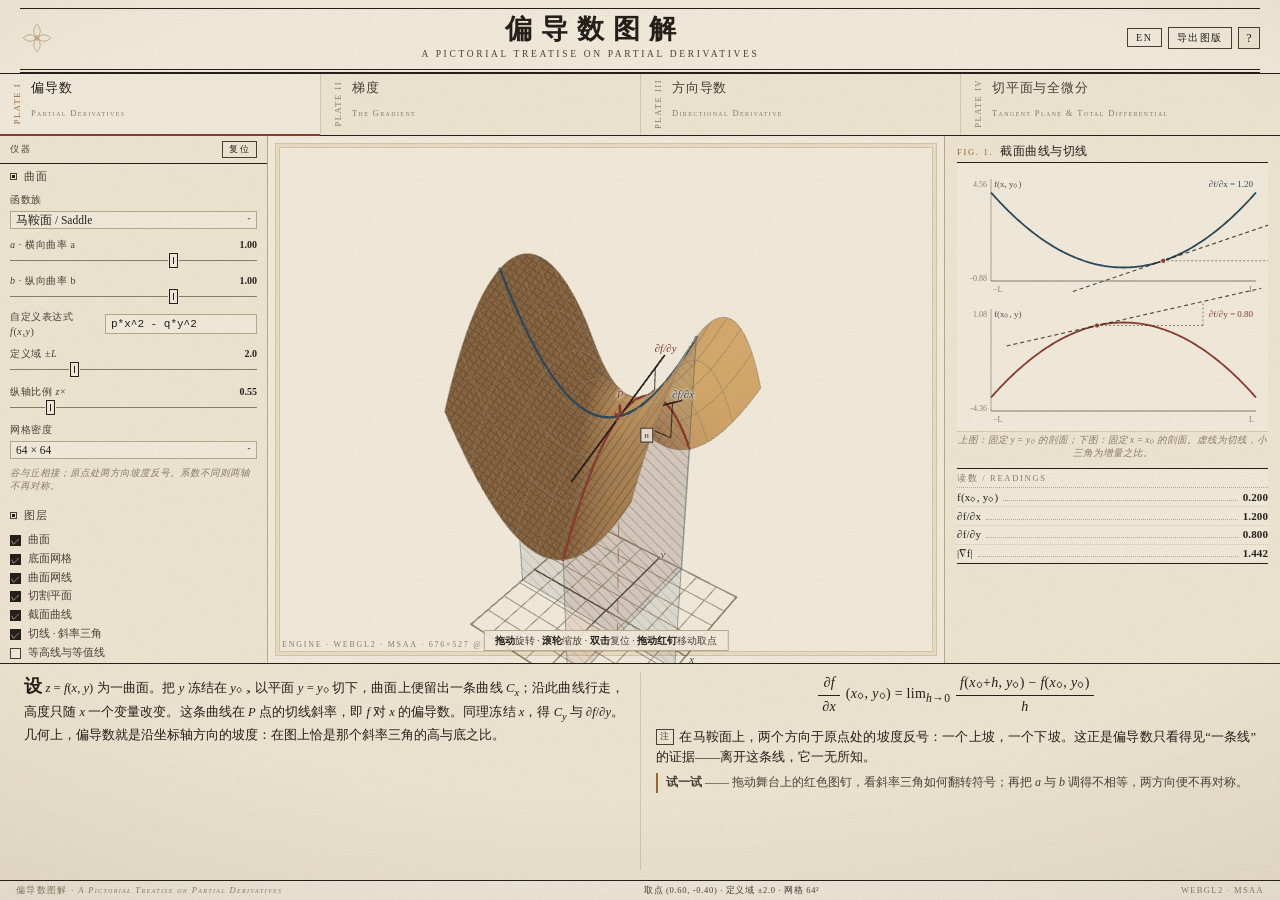
<file: index.html>
<!doctype html>
<html lang="zh-CN">
<head>
<meta charset="utf-8">
<meta name="viewport" content="width=device-width,initial-scale=1,viewport-fit=cover">
<title>偏导数图解 · A Pictorial Treatise on Partial Derivatives</title>
<meta name="description" content="偏导数、梯度、方向导数与全微分的交互式图解">
<meta name="color-scheme" content="light">
<link rel="icon" href="data:image/svg+xml,%3Csvg xmlns='http://www.w3.org/2000/svg' viewBox='0 0 32 32'%3E%3Crect width='32' height='32' fill='%23f3ecdc'/%3E%3Cpath d='M5 25c7 0 9-17 15-17' stroke='%23241f1a' stroke-width='1.7' fill='none'/%3E%3Cpath d='M5 25h22' stroke='%23241f1a' stroke-width='1.1'/%3E%3C/svg%3E">
<link rel="stylesheet" href="./styles/plate.css">
</head>
<body class="lang-zh">

<div class="grain" aria-hidden="true"></div>
<div class="vignette" aria-hidden="true"></div>

<div class="app" id="app">

  <!-- ======================= MASTHEAD 刊头 ======================= -->
  <header class="masthead">
    <div class="rule rule--single"></div>
    <div class="masthead__row">
      <div class="masthead__flourish" aria-hidden="true">
        <svg viewBox="0 0 64 64" width="34" height="34" role="presentation">
          <g fill="none" stroke="currentColor" stroke-width="1">
            <circle cx="32" cy="32" r="4.2"/>
            <path d="M32 6c8 8 8 18 0 26-8-8-8-18 0-26Z"/>
            <path d="M32 58c-8-8-8-18 0-26 8 8 8 18 0 26Z"/>
            <path d="M6 32c8-8 18-8 26 0-8 8-18 8-26 0Z"/>
            <path d="M58 32c-8 8-18 8-26 0 8-8 18-8 26 0Z"/>
          </g>
        </svg>
      </div>
      <div class="masthead__titles">
        <h1 class="masthead__cn">偏导数图解</h1>
        <p class="masthead__en">A PICTORIAL TREATISE ON PARTIAL DERIVATIVES</p>
      </div>
      <div class="masthead__tools">
        <button class="btn btn--ghost" id="langBtn" type="button" title="中文 / English" aria-label="切换语言 / Switch language">
          <span class="btn__caps">EN</span>
        </button>
        <button class="btn btn--ghost" id="exportBtn" type="button">
          <span data-lang="zh">导出图版</span><span data-lang="en">Export</span>
        </button>
        <button class="btn btn--square" id="helpBtn" type="button" aria-label="帮助 / Help">?</button>
      </div>
    </div>
    <p class="masthead__sub">
      <span data-lang="zh"></span>
      <span data-lang="en">Reducing the differential calculus of several variables to figures that may be seen; drag to turn, and every quantity is put by hand.</span>
    </p>
    <p class="masthead__imprint">
    </p>
    <div class="rule rule--double"></div>
  </header>

  <!-- ======================= PLATE TABS 章节 ======================= -->
  <nav class="plates" id="plates" role="tablist" aria-label="章节 / Chapters">
    <button class="plate-tab is-active" role="tab" data-chapter="1" type="button" aria-selected="true">
      <span class="plate-tab__num">PLATE I</span>
      <span class="plate-tab__zh">偏导数</span>
      <span class="plate-tab__en">Partial Derivatives</span>
    </button>
    <button class="plate-tab" role="tab" data-chapter="2" type="button" aria-selected="false">
      <span class="plate-tab__num">PLATE II</span>
      <span class="plate-tab__zh">梯度</span>
      <span class="plate-tab__en">The Gradient</span>
    </button>
    <button class="plate-tab" role="tab" data-chapter="3" type="button" aria-selected="false">
      <span class="plate-tab__num">PLATE III</span>
      <span class="plate-tab__zh">方向导数</span>
      <span class="plate-tab__en">Directional Derivative</span>
    </button>
    <button class="plate-tab" role="tab" data-chapter="4" type="button" aria-selected="false">
      <span class="plate-tab__num">PLATE IV</span>
      <span class="plate-tab__zh">切平面与全微分</span>
      <span class="plate-tab__en">Tangent Plane &amp; Total Differential</span>
    </button>
  </nav>

  <!-- ======================= WORKBENCH 工作台 ======================= -->
  <main class="workbench">

    <!-- ---------- LEFT: INSTRUMENT PANEL 仪器面板 ---------- -->
    <aside class="panel" id="panel" aria-label="仪器 / Instruments">
      <div class="panel__head">
        <span class="panel__title"><span data-lang="zh">仪器</span><span data-lang="en">INSTRUMENTS</span></span>
        <button class="btn btn--tiny" id="resetBtn" type="button">
          <span data-lang="zh">复位</span><span data-lang="en">Reset</span>
        </button>
      </div>

      <details class="group" open>
        <summary>
          <span class="group__mark" aria-hidden="true"></span>
          <span class="group__title"><span data-lang="zh">曲面</span><span data-lang="en">Surface</span></span>
        </summary>
        <div class="group__body">
          <label class="field">
            <span class="field__label"><span data-lang="zh">函数族</span><span data-lang="en">Family</span></span>
            <span class="selectwrap">
              <select id="famSelect" class="select" aria-label="函数族 / Function family"></select>
            </span>
          </label>
          <div id="paramSliders" class="sliders"></div>
          <div class="field field--slider" id="fieldCustom" hidden>
            <label class="field__label" for="customExpr">
              <span data-lang="zh">自定义表达式 <i>f</i>(<i>x</i>,<i>y</i>)</span>
              <span data-lang="en">Custom <i>f</i>(<i>x</i>,<i>y</i>)</span>
            </label>
            <input class="input" id="customExpr" type="text" spellcheck="false" autocomplete="off"
                   value="p*x^2 - q*y^2" aria-describedby="customErr">
            <p class="field__err" id="customErr" role="status"></p>
          </div>
          <div class="field field--slider">
            <span class="field__label"><span data-lang="zh">定义域 ±<i>L</i></span><span data-lang="en">Domain ±<i>L</i></span></span>
            <input class="range" id="rangeL" type="range" min="1" max="5" step="0.1" value="2">
            <output class="field__value" id="outL">2.0</output>
          </div>
          <div class="field field--slider">
            <span class="field__label"><span data-lang="zh">纵轴比例 <i>z</i>×</span><span data-lang="en">Vertical <i>z</i>×</span></span>
            <input class="range" id="rangeZ" type="range" min="0.2" max="2.5" step="0.05" value="1">
            <output class="field__value" id="outZ">1.00</output>
          </div>
          <div class="field">
            <span class="field__label"><span data-lang="zh">网格密度</span><span data-lang="en">Mesh</span></span>
            <span class="selectwrap">
              <select id="meshSelect" class="select" aria-label="网格密度 / Mesh density">
                <option value="40">40 × 40</option>
                <option value="64" selected>64 × 64</option>
                <option value="96">96 × 96</option>
                <option value="128">128 × 128</option>
              </select>
            </span>
          </div>
          <p class="note" id="famNote"></p>
        </div>
      <details class="group" open>
        <summary>
          <span class="group__mark" aria-hidden="true"></span>
          <span class="group__title"><span data-lang="zh">图层</span><span data-lang="en">Layers</span></span>
        </summary>
        <div class="group__body">
          <div id="layerToggles" class="checks"></div>
        </div>
      </details>

      <details class="group" open>
        <summary>
          <span class="group__mark" aria-hidden="true"></span>
          <span class="group__title"><span data-lang="zh">油墨</span><span data-lang="en">Inks</span></span>
        </summary>
        <div class="group__body">
          <div class="inks">
            <button class="inkbtn" type="button" data-preset="copper"><span class="inkbtn__chip" style="--c1:#d8b477;--c2:#6b4a2a;--c3:#8a3b2e"></span><span data-lang="zh">铜版棕</span><span data-lang="en">Copperplate</span></button>
            <button class="inkbtn" type="button" data-preset="prussian"><span class="inkbtn__chip" style="--c1:#b9cbd6;--c2:#2e4a5c;--c3:#9a6a2f"></span><span data-lang="zh">普鲁士蓝</span><span data-lang="en">Prussian</span></button>
            <button class="inkbtn" type="button" data-preset="vermilion"><span class="inkbtn__chip" style="--c1:#e6c4a2;--c2:#8a3b2e;--c3:#2e4a5c"></span><span data-lang="zh">朱墨本</span><span data-lang="en">Vermilion</span></button>
          </div>
          <div id="colorFields" class="colorfields"></div>
        </div>
      </details>

      <details class="group">
        <summary>
          <span class="group__mark" aria-hidden="true"></span>
          <span class="group__title"><span data-lang="zh">视图与演示</span><span data-lang="en">View &amp; Demo</span></span>
        </summary>
        <div class="group__body">
          <div class="field field--slider">
            <span class="field__label"><span data-lang="zh">版画排线</span><span data-lang="en">Engraving hatch</span></span>
            <input class="range" id="rangeHatch" type="range" min="0" max="1" step="0.05" value="0.45">
            <output class="field__value" id="outHatch">0.45</output>
          </div>
          <div class="checks">
            <label class="check"><input type="checkbox" id="swayChk"><span class="check__box" aria-hidden="true"></span><span class="check__text"><span data-lang="zh">参数摆动演示</span><span data-lang="en">Sway the parameter</span></span></label>
            <label class="check"><input type="checkbox" id="spinChk"><span class="check__box" aria-hidden="true"></span><span class="check__text"><span data-lang="zh">视角自动缓转</span><span data-lang="en">Slow orbit</span></span></label>
          </div>
          <button class="btn btn--wide" id="camResetBtn" type="button">
            <span data-lang="zh">复位视角</span><span data-lang="en">Reset the view</span>
          </button>
          <p class="note">
            <span data-lang="zh">快捷键：<b>1–4</b> 换章 · <b>R</b> 复位 · <b>空格</b> 摆动 · <b>L</b> 语言</span>
            <span data-lang="en">Keys: <b>1–4</b> plates · <b>R</b> reset · <b>Space</b> sway · <b>L</b> language</span>
          </p>
        </div>
      </details>
    </aside>

    <!-- ---------- CENTRE: STAGE 三维舞台 ---------- -->
    <section class="stage" id="stage">
      <canvas id="gl" class="stage__canvas" aria-label="三维曲面 / 3D surface"></canvas>
      <div class="stage__labels" id="labels" aria-hidden="true"></div>
      <div class="stage__badge" id="engineTag">ENGINE · —</div>
      <div class="stage__hint" id="hint">
        <span data-lang="zh" class="hint-fine"><b>拖动</b>旋转 · <b>滚轮</b>缩放 · <b>双击</b>复位 · <b>拖动红钉</b>移动取点</span>
        <span data-lang="en" class="hint-fine"><b>Drag</b> to orbit · <b>Scroll</b> to zoom · <b>Double-click</b> to reset · <b>drag the pin</b> to move the point</span>
        <span data-lang="zh" class="hint-coarse"><b>单指</b>旋转 · <b>双指</b>缩放 · <b>双击</b>复位 · <b>拖动红钉</b>移动取点</span>
        <span data-lang="en" class="hint-coarse"><b>One finger</b> orbits · <b>two fingers</b> zoom · <b>double-tap</b> to reset · <b>drag the pin</b> to move the point</span>
      </div>
      <div class="stage__frame" aria-hidden="true"></div>
    </section>

    <!-- ---------- RIGHT: FIGURE PLATE 图版 ---------- -->
    <aside class="plate-col">
      <figure class="figure">
        <div class="figure__head">
          <span class="figure__num" id="figNum">FIG. 1.</span>
          <span class="figure__title" id="figTitle"></span>
        </div>
        <div class="figure__canvas"><canvas id="fig" aria-label="图版 / Figure plate"></canvas></div>
        <figcaption class="figure__note" id="figNote"></figcaption>
      </figure>
      <div class="readouts" id="readouts"></div>
    </aside>
  </main>

  <!-- ======================= COMMENTARY 释文 ======================= -->
  <section class="commentary" id="commentary" aria-live="polite">

    <article class="prose" data-chapter-content="1">
      <p class="lead" data-lang="zh">设 <i>z</i> = <i>f</i>(<i>x</i>, <i>y</i>) 为一曲面。把 <i>y</i> 冻结在 <i>y</i>₀，以平面 <i>y</i> = <i>y</i>₀ 切下，曲面上便留出一条曲线 <i>C<sub>x</sub></i>；沿此曲线行走，高度只随 <i>x</i> 一个变量改变。这条曲线在 <i>P</i> 点的切线斜率，即 <i>f</i> 对 <i>x</i> 的偏导数。同理冻结 <i>x</i>，得 <i>C<sub>y</sub></i> 与 ∂<i>f</i>/∂<i>y</i>。几何上，偏导数就是沿坐标轴方向的坡度：在图上恰是那个斜率三角的高与底之比。</p>
      <p class="lead" data-lang="en">Let <i>z</i> = <i>f</i>(<i>x</i>, <i>y</i>) be a surface. Freeze <i>y</i> at <i>y</i>₀ and cut with the plane <i>y</i> = <i>y</i>₀: the surface retains a curve <i>C<sub>x</sub></i> along which the height varies with <i>x</i> alone. The slope of its tangent at <i>P</i> is the partial derivative of <i>f</i> with respect to <i>x</i>. Freezing <i>x</i> in like manner gives <i>C<sub>y</sub></i> and ∂<i>f</i>/∂<i>y</i>. Geometrically a partial derivative is a gradient measured along one coordinate axis — precisely the rise over the run of the little slope triangle drawn upon the curve.</p>
      <div class="display-formula">
        <span class="frac"><span class="num">∂<i>f</i></span><span class="den">∂<i>x</i></span></span>
        (<i>x</i>₀, <i>y</i>₀) =
        lim<sub><i>h</i>→0</sub>
        <span class="frac"><span class="num"><i>f</i>(<i>x</i>₀+<i>h</i>, <i>y</i>₀) − <i>f</i>(<i>x</i>₀, <i>y</i>₀)</span><span class="den"><i>h</i></span></span>
      </div>
      <p data-lang="zh"><span class="marginal">注</span>在马鞍面上，两个方向于原点处的坡度反号：一个上坡，一个下坡。这正是偏导数只看得见“一条线”的证据——离开这条线，它一无所知。</p>
      <p data-lang="en"><span class="marginal">Note</span>On a saddle the two slopes at the origin have opposite signs: one climbs, one falls. This is the witness that a partial derivative sees only a single line — away from that line it knows nothing.</p>
      <p class="tryit" data-lang="zh"><b>试一试</b> —— 拖动舞台上的红色图钉，看斜率三角如何翻转符号；再把 <i>a</i> 与 <i>b</i> 调得不相等，两方向便不再对称。</p>
      <p class="tryit" data-lang="en"><b>Try this</b> — drag the red pin across the stage and watch the slope triangle change sign; then set <i>a</i> and <i>b</i> unequal and the two directions lose their symmetry.</p>
    </article>

    <article class="prose" data-chapter-content="2" hidden>
      <p class="lead" data-lang="zh">把两个偏导数并排收入一个向量，便得梯度 ∇<i>f</i> = (∂<i>f</i>/∂<i>x</i>, ∂<i>f</i>/∂<i>y</i>)。在等高线图上，梯度恒垂直于过该点的等值线，并指向函数增长最速的一方；其长度 |∇<i>f</i>| 就是那一方的上升率。两个偏导数，不过是梯度在两根坐标轴上的投影。</p>
      <p class="lead" data-lang="en">Gather the two partial derivatives into one vector and you have the gradient, ∇<i>f</i> = (∂<i>f</i>/∂<i>x</i>, ∂<i>f</i>/∂<i>y</i>). Upon a contour map the gradient stands always perpendicular to the level curve through the point, and points the way of steepest ascent; its length |∇<i>f</i>| is the rate of that ascent. The two partial derivatives are merely its projections upon the axes.</p>
      <div class="display-formula">∇<i>f</i> ⟂ { <i>f</i> = const } ,&nbsp;&nbsp; |∇<i>f</i>| = max<sub>|<b>u</b>|=1</sub> <i>D</i><sub><b>u</b></sub><i>f</i></div>
      <p data-lang="zh"><span class="marginal">注</span>把参数 <i>a</i> 调到零，马鞍面退化为一片平原，等高线由双曲线族骤然摊成平行直线——退化过程本身即是一课。</p>
      <p data-lang="en"><span class="marginal">Note</span>Drive the parameter <i>a</i> to zero and the saddle collapses into a plain; the hyperbolas of the level sets flatten abruptly into parallel lines. The degeneracy is itself the lesson.</p>
      <p class="tryit" data-lang="zh"><b>试一试</b> —— 拖动舞台，从正上方俯视等高线；再让取点沿着一条等值线滑动，箭头始终与之垂直。</p>
      <p class="tryit" data-lang="en"><b>Try this</b> — orbit the stage to look straight down upon the contours; then slide the point along one level curve and see the arrow keep its right angle.</p>
    </article>

    <article class="prose" data-chapter-content="3" hidden>
      <p class="lead" data-lang="zh">若不定沿坐标轴行走，而以单位向量 <b>u</b> = (cos θ, sin θ) 为方向，过 <i>P</i> 作含 <b>u</b> 的竖直平面，同样切出一条曲线；其切线斜率即方向导数。它对 <b>u</b> 是线性的：只要记住两个偏导数，任意方向的坡率便可算出。</p>
      <p class="lead" data-lang="en">Should we walk not along an axis but along a unit vector <b>u</b> = (cos θ, sin θ), a vertical plane through <i>P</i> containing <b>u</b> cuts yet another curve, and the slope of its tangent is the directional derivative. It is linear in <b>u</b>: knowing the two partials, the slope in any direction whatever may be computed.</p>
      <div class="display-formula"><i>D</i><sub><b>u</b></sub><i>f</i> = ∇<i>f</i> · <b>u</b> = <i>f<sub>x</sub></i> cos θ + <i>f<sub>y</sub></i> sin θ</div>
      <p data-lang="zh"><span class="marginal">注</span>作为 θ 的函数，这是一条余弦曲线；若以极坐标作图，便是一个过原点的圆——图版中那朵“玫瑰”。半径最长处正是 ∇<i>f</i> 的方向；与 ∇<i>f</i> 垂直时半径为零，即沿等高线行走，高度不变。</p>
      <p data-lang="en"><span class="marginal">Note</span>As a function of θ this is a cosine; drawn in polar coordinates it is a circle through the origin — the “rose” upon the plate. The longest radius falls upon the direction of ∇<i>f</i>; where <b>u</b> is perpendicular to it the radius vanishes, for walking along a level curve changes no height.</p>
      <p class="tryit" data-lang="zh"><b>试一试</b> —— 拨动角度指针，让玫瑰图上的半径伸到最长，再转九十度，看它缩为零。</p>
      <p class="tryit" data-lang="en"><b>Try this</b> — turn the needle until the radius of the rose is longest, then turn a further ninety degrees and watch it fall to nothing.</p>
    </article>

    <article class="prose" data-chapter-content="4" hidden>
      <p class="lead" data-lang="zh">若 <i>f</i> 在 <i>P</i> 处可微，则曲面在该点附近可由一张切平面逼近。切平面给出的高度变化 <i>dz</i> = <i>f<sub>x</sub></i> <i>dx</i> + <i>f<sub>y</sub></i> <i>dy</i> 称为全微分；真实的变化 Δ<i>z</i> 与之相差一个比 √(<i>dx</i>²+<i>dy</i>²) 更高阶的小量。两个偏导数，正是这一线性逼近的两个系数——这便是它们在工程近似中无处不在的缘故。</p>
      <p class="lead" data-lang="en">If <i>f</i> be differentiable at <i>P</i>, the surface near that point is approximated by a tangent plane. The change of height it predicts, <i>dz</i> = <i>f<sub>x</sub></i> <i>dx</i> + <i>f<sub>y</sub></i> <i>dy</i>, is called the total differential; the true change Δ<i>z</i> differs from it by a quantity of higher order than √(<i>dx</i>²+<i>dy</i>²). The two partial derivatives are the coefficients of this linear approximation — whence their ubiquity in every art of approximation.</p>
      <div class="display-formula"><i>z</i> = <i>f</i>(<i>P</i>) + <i>f<sub>x</sub></i>(<i>x</i>−<i>x</i>₀) + <i>f<sub>y</sub></i>(<i>y</i>−<i>y</i>₀) &nbsp;;&nbsp; Δ<i>z</i> − <i>dz</i> = <i>o</i>(‖Δ<b>p</b>‖)</div>
      <p data-lang="zh"><span class="marginal">注</span>切平面与曲面之间的缝隙，就是“可微”一词的度量：缝隙相对于步长趋于零，切平面才配称为逼近。</p>
      <p data-lang="en"><span class="marginal">Note</span>The gap between plane and surface is the very measure of differentiability: only when the gap shrinks faster than the step may the plane be called an approximation.</p>
      <p class="tryit" data-lang="zh"><b>试一试</b> —— 拖动 (Δ<i>x</i>, Δ<i>y</i>) 手柄，把步长一点点收小，看读数栏里的误差比率如何趋于零。</p>
      <p class="tryit" data-lang="en"><b>Try this</b> — drag the (Δ<i>x</i>, Δ<i>y</i>) handle and shrink the step by degrees; watch the error ratio in the ledger fall away to nothing.</p>
    </article>
  </section>

  <footer class="colophon">
    <span class="colophon__left">偏导数图解 · <i>A Pictorial Treatise on Partial Derivatives</i></span>
    <span class="colophon__mid" id="colophonState">—</span>
    <span class="colophon__right" id="engineFoot">—</span>
  </footer>
</div>

<script src="./js/i18n.js"></script>
<script src="./js/mathcore.js"></script>
<script src="./js/families.js"></script>
<script src="./js/render/scene.js"></script>
<script src="./js/render/webgpu.js"></script>
<script src="./js/render/webgl2.js"></script>
<script src="./js/render/index.js"></script>
<script src="./js/charts.js"></script>
<script src="./js/ui.js"></script>
<script src="./js/selftest.js"></script>
</body>
</html>
</file>
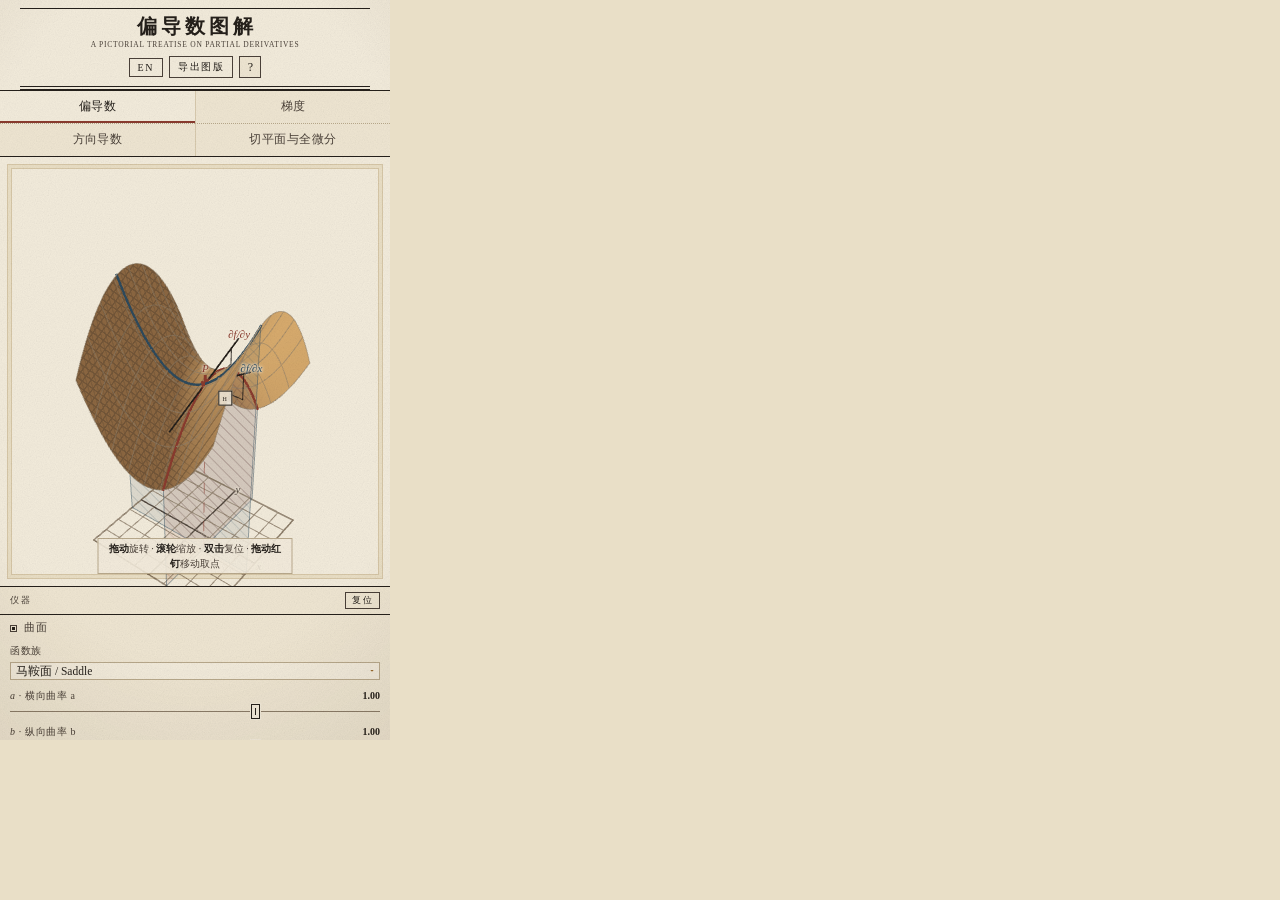
<file: tools/_frame.html>
<!doctype html>
<meta charset="utf-8">
<title>phone frame · capture helper</title>
<style>
  html,body{ margin:0; background:#e9dfc7; }
  iframe{ display:block; width:390px; height:740px; border:0; }
</style>
<!-- Headless Edge clamps the window to ~492px wide, so a 390px window is a lie:
     render the mobile layout inside a true 390px iframe and crop the shot. -->
<iframe id="f" src="../index.html"></iframe>
<script>
  var q = location.search;
  if (q) document.getElementById('f').src = '../index.html' + q;
</script>
</file>
<file: styles/plate.css>
@charset "utf-8";
/* ==========================================================================
   偏导数图解 · plate.css
   A 19th-century printed-plate idiom: laid paper, letterpress rules,
   small caps, hairline tables, engraved tone.
   ========================================================================== */

:root{
  --paper:      #f3ecdc;
  --paper-2:    #efe6d2;
  --paper-3:    #e9dfc7;
  --ink:        #241f1a;
  --ink-soft:   #4a4038;
  --ink-faint:  #8b7c68;
  --rule:       #b9a98c;
  --rule-soft:  #d8caae;

  --ochre:      #9a6a2f;
  --prussian:   #2e4a5c;
  --oxblood:    #8a3b2e;
  --olive:      #4f5d3a;

  --latin: "Bodoni MT","Goudy Old Style","Book Antiqua","Palatino Linotype",Palatino,Georgia,"Times New Roman",serif;
  --cjk: "Songti SC",STSong,"Songti TC",SimSun,"Noto Serif CJK SC","Source Han Serif SC","Times New Roman",serif;
  --mono: "Consolas","Courier New",monospace;

  --panel-w: 268px;
  --plate-w: 336px;
}

*{ box-sizing:border-box; }
html,body{ margin:0; padding:0; }
html{ -webkit-text-size-adjust:100%; }

body{
  height:100dvh;
  overflow:hidden;
  background:var(--paper);
  color:var(--ink);
  font-family:var(--latin),var(--cjk);
  font-size:14px;
  line-height:1.5;
  font-kerning:normal;
  -webkit-font-smoothing:antialiased;
  -webkit-tap-highlight-color:transparent;
}

/* ---- paper grain & vignette (printed sheet) ------------------------------ */
body.no-grain .grain, body.no-grain .vignette{ display:none; }
.grain{
  position:fixed; inset:0; z-index:60; pointer-events:none;
  opacity:.38; mix-blend-mode:multiply;
  background-image:url("data:image/svg+xml,%3Csvg xmlns='http://www.w3.org/2000/svg' width='200' height='200'%3E%3Cfilter id='n'%3E%3CfeTurbulence type='fractalNoise' baseFrequency='.85' numOctaves='3' stitchTiles='stitch'/%3E%3CfeColorMatrix type='saturate' values='0'/%3E%3C/filter%3E%3Crect width='200' height='200' filter='url(%23n)' opacity='.42'/%3E%3C/svg%3E");
}
.vignette{
  position:fixed; inset:0; z-index:59; pointer-events:none;
  background:radial-gradient(120% 90% at 50% 42%,rgba(0,0,0,0) 52%,rgba(72,52,26,.14) 100%);
}

/* ---- language pairs ------------------------------------------------------ */
[data-lang]{ display:none; }
body.lang-zh [data-lang="zh"]{ display:revert; }
body.lang-en [data-lang="en"]{ display:revert; }

/* ---- generic type -------------------------------------------------------- */
b,strong{ font-weight:700; }
i,em{ font-style:italic; }
.caps{ font-variant-caps:small-caps; letter-spacing:.14em; }

/* ---- page skeleton ------------------------------------------------------- */
.app{
  display:grid;
  grid-template-rows:auto auto minmax(0,1fr) minmax(0,24vh) auto;
  height:100dvh;
}


/* ==========================================================================
   MASTHEAD
   ========================================================================== */
.masthead{ padding:8px 20px 0; background:var(--paper); }
.rule{ height:0; border-top:1px solid var(--ink); }
.rule--double{ height:4px; border-top:1.5px solid var(--ink); border-bottom:.5px solid var(--ink); }

.masthead__row{
  display:grid; grid-template-columns:auto 1fr auto; align-items:center;
  gap:14px; padding:6px 0 2px;
}
.masthead__flourish{ color:var(--ochre); opacity:.85; line-height:0; }
.masthead__titles{ text-align:center; }
.masthead__cn{
  margin:0; font-size:clamp(20px,2.2vw,27px); font-weight:600;
  letter-spacing:.34em; text-indent:.34em; line-height:1.1;
}
.masthead__en{
  margin:2px 0 0; font-size:9.5px; letter-spacing:.28em;
  font-variant-caps:small-caps; color:var(--ink-soft); white-space:nowrap;
}
.masthead__tools{ display:flex; gap:6px; align-items:center; }
.masthead__sub{
  margin:4px auto 0; max-width:78ch; text-align:center;
  font-size:11px; line-height:1.45; color:var(--ink-soft); font-style:italic;
}
.masthead__imprint{
  margin:3px auto 6px; text-align:center; font-size:9px;
  letter-spacing:.2em; font-variant-caps:small-caps; color:var(--ink-faint);
}
.masthead__imprint .dot{ color:var(--ochre); }

/* ---- buttons ------------------------------------------------------------- */
.btn{
  font-family:inherit; font-size:10px; letter-spacing:.16em;
  font-variant-caps:small-caps; color:var(--ink);
  background:var(--paper-2); border:1px solid var(--ink-soft);
  padding:3px 8px; cursor:pointer; border-radius:0;
  transition:background .12s linear,color .12s linear;
}
.btn:hover{ background:var(--ink); color:var(--paper); }
.btn--ghost{ background:transparent; }
.btn--square{ width:22px; height:22px; padding:0; line-height:1; font-size:12px; letter-spacing:0; }
.btn--tiny{ font-size:9px; padding:1px 6px; }
.btn--wide{ width:100%; margin-top:6px; }
.btn:focus-visible, .plate-tab:focus-visible, .inkbtn:focus-visible{ outline:1px solid var(--oxblood); outline-offset:2px; }

/* ==========================================================================
   PLATE TABS
   ========================================================================== */
.plates{
  display:grid; grid-template-columns:repeat(4,1fr);
  border-top:1px solid var(--ink); border-bottom:1px solid var(--ink);
  background:var(--paper-2);
}
.plate-tab{
  position:relative; display:grid; grid-template-columns:auto 1fr; gap:0 9px;
  align-items:baseline; padding:5px 12px 6px; cursor:pointer;
  font-family:inherit; color:var(--ink-soft); background:transparent;
  border:0; border-left:1px solid var(--rule-soft); text-align:left;
}
.plate-tab:first-child{ border-left:0; }
.plate-tab[aria-selected="true"]{ background:var(--paper); color:var(--ink); }
.plate-tab[aria-selected="true"]::after{
  content:""; position:absolute; left:0; right:0; bottom:-1px; height:2px;
  background:var(--oxblood);
}
.plate-tab:hover{ background:var(--paper-3); }
.plate-tab__num{
  grid-row:1 / span 2; align-self:center;
  font-size:8.5px; letter-spacing:.18em; font-variant-caps:small-caps;
  color:var(--ink-faint); writing-mode:vertical-rl; transform:rotate(180deg);
}
.plate-tab[aria-selected="true"] .plate-tab__num{ color:var(--ochre); }
.plate-tab__zh{ font-size:13px; letter-spacing:.06em; }
.plate-tab__en{
  font-size:8.5px; letter-spacing:.16em; font-variant-caps:small-caps;
  color:var(--ink-faint); grid-column:2;
}


/* ==========================================================================
   WORKBENCH
   ========================================================================== */
.workbench{
  display:grid;
  grid-template-columns:var(--panel-w) minmax(0,1fr) var(--plate-w);
  min-height:0; min-width:0;
  border-bottom:1px solid var(--ink);
  background:var(--paper);
}

/* ---- instrument panel ---------------------------------------------------- */
.panel{
  min-height:0; overflow-y:auto; overflow-x:hidden;
  border-right:1px solid var(--rule);
  background:var(--paper-2);
  scrollbar-width:thin; scrollbar-color:var(--rule) transparent;
}
.panel::-webkit-scrollbar{ width:7px; }
.panel::-webkit-scrollbar-thumb{ background:var(--rule); }
.panel__head{
  display:flex; align-items:center; justify-content:space-between;
  padding:5px 10px; border-bottom:1px solid var(--ink);
  position:sticky; top:0; background:var(--paper-2); z-index:3;
}
.panel__title{
  font-size:9px; letter-spacing:.24em; font-variant-caps:small-caps;
  color:var(--ink-soft);
}

.group{ border-bottom:1px dotted var(--rule); }
.group summary{
  list-style:none; cursor:pointer; display:flex; gap:7px; align-items:center;
  padding:5px 10px; font-size:10.5px; letter-spacing:.14em;
  font-variant-caps:small-caps; color:var(--ink-soft); user-select:none;
}
.group summary::-webkit-details-marker{ display:none; }
.group summary:hover{ color:var(--ink); background:var(--paper-3); }
.group__mark{
  flex:0 0 auto; width:7px; height:7px; border:1px solid var(--ink-soft);
  position:relative;
}
.group[open] .group__mark::after{ content:""; position:absolute; inset:1px; background:var(--ink); }
.group__body{ padding:2px 10px 9px; }

/* ---- fields -------------------------------------------------------------- */
.field{ display:block; margin:0 0 7px; }
.field__label{
  display:block; font-size:10px; letter-spacing:.06em; color:var(--ink-soft);
  margin-bottom:2px;
}
.field--slider{
  display:grid; grid-template-columns:1fr auto; grid-template-areas:"lab val" "rng rng";
  gap:0 6px; align-items:center;
}
.field--slider .field__label{ grid-area:lab; margin:0; }
.field--slider .field__value{
  grid-area:val; font-size:10px; font-variant-numeric:tabular-nums;
  color:var(--ink); font-weight:600;
}

.selectwrap{ display:block; position:relative; }
.selectwrap::after{
  content:"▾"; position:absolute; right:6px; top:50%; transform:translateY(-52%);
  font-size:8px; color:var(--ochre); pointer-events:none;
}
.select{
  -webkit-appearance:none; appearance:none; width:100%;
  font-family:inherit; font-size:11.5px; color:var(--ink);
  background:var(--paper); border:1px solid var(--rule);
  padding:2px 18px 2px 5px; border-radius:0; cursor:pointer;
}
.select:focus{ outline:1px solid var(--oxblood); outline-offset:1px; }
.input{
  width:100%; font-family:var(--mono); font-size:11px;
  background:var(--paper); border:1px solid var(--rule); color:var(--ink);
  padding:3px 5px; border-radius:0;
}
.input:focus{ outline:1px solid var(--oxblood); outline-offset:1px; }
.input.is-bad{ border-color:var(--oxblood); background:#f7e9e1; }
.field__err{
  margin:3px 0 0; font-size:9.5px; line-height:1.35; color:var(--oxblood);
  font-style:italic;
}
.field__err:empty{ display:none; }

.note{
  margin:6px 0 0; font-size:9.5px; line-height:1.45; color:var(--ink-faint);
  font-style:italic;
}
.note b{ font-style:normal; color:var(--ink-soft); }

/* ---- sliders (letterpress) ---------------------------------------------- */
.sliders .field--slider{ margin-bottom:5px; }
.range{
  grid-area:rng; -webkit-appearance:none; appearance:none;
  width:100%; height:15px; margin:1px 0 0; background:transparent; cursor:pointer;
}
.range::-webkit-slider-runnable-track{ height:1px; background:var(--ink-faint); }
.range::-webkit-slider-thumb{
  -webkit-appearance:none; width:9px; height:15px; margin-top:-7px;
  background-color:var(--paper);
  background-image:linear-gradient(var(--ink),var(--ink));
  background-size:1px 7px; background-position:center; background-repeat:no-repeat;
  border:1px solid var(--ink); box-shadow:0 0 0 1px var(--paper);
}
.range::-moz-range-track{ height:1px; background:var(--ink-faint); }
.range::-moz-range-thumb{
  width:8px; height:14px; border-radius:0; background-color:var(--paper);
  border:1px solid var(--ink);
  background-image:linear-gradient(var(--ink),var(--ink));
  background-size:1px 6px; background-position:center; background-repeat:no-repeat;
}
.range:focus-visible{ outline:1px solid var(--oxblood); outline-offset:2px; }

/* ---- checks -------------------------------------------------------------- */
.checks{ display:grid; gap:1px; }
.check{
  display:flex; gap:7px; align-items:flex-start; cursor:pointer;
  font-size:10.5px; line-height:1.32; padding:2px 0; color:var(--ink-soft);
}
.check:hover{ color:var(--ink); }
.check input{ position:absolute; opacity:0; width:0; height:0; }
.check__box{
  flex:0 0 auto; width:11px; height:11px; margin-top:2px;
  border:1px solid var(--ink-soft); background:var(--paper); position:relative;
}
.check input:checked + .check__box{ background:var(--ink); border-color:var(--ink); }
.check input:checked + .check__box::after{
  content:"✓"; position:absolute; inset:0; color:var(--paper);
  font-size:9px; line-height:11px; text-align:center;
}
.check input:focus-visible + .check__box{ outline:1px solid var(--oxblood); outline-offset:2px; }

/* ---- inks ---------------------------------------------------------------- */
.inks{ display:grid; grid-template-columns:repeat(3,1fr); gap:3px; margin-bottom:7px; }
.inkbtn{
  display:flex; flex-direction:column; gap:3px; align-items:center;
  font-family:inherit; font-size:8.5px; letter-spacing:.04em; color:var(--ink-soft);
  background:var(--paper); border:1px solid var(--rule); padding:3px 2px;
  cursor:pointer; border-radius:0;
}
.inkbtn:hover{ border-color:var(--ink); color:var(--ink); }
.inkbtn__chip{ width:100%; height:8px; display:block; }
.inkbtn[data-preset="copper"] .inkbtn__chip{ background:linear-gradient(90deg,#d8b477,#6b4a2a 62%,#8a3b2e); }
.inkbtn[data-preset="prussian"] .inkbtn__chip{ background:linear-gradient(90deg,#b9cbd6,#2e4a5c 62%,#9a6a2f); }
.inkbtn[data-preset="vermilion"] .inkbtn__chip{ background:linear-gradient(90deg,#e6c4a2,#8a3b2e 62%,#2e4a5c); }

.colorfields{ display:grid; grid-template-columns:1fr 1fr; gap:2px 8px; }
.colorfield{ display:flex; align-items:center; gap:5px; font-size:9.5px; color:var(--ink-soft); }
.colorfield span{ white-space:nowrap; overflow:hidden; text-overflow:ellipsis; }
input[type="color"]{
  -webkit-appearance:none; appearance:none; flex:0 0 auto;
  width:16px; height:16px; padding:0; border:1px solid var(--ink-soft);
  background:none; cursor:pointer; border-radius:0;
}
input[type="color"]::-webkit-color-swatch-wrapper{ padding:0; }
input[type="color"]::-webkit-color-swatch{ border:0; }
input[type="color"]::-moz-color-swatch{ border:0; }

/* ==========================================================================
   STAGE
   ========================================================================== */
.stage{
  position:relative; min-width:0; min-height:0; overflow:hidden;
  background:
    radial-gradient(120% 100% at 50% 0%,#f7f1e3 0%,var(--paper) 55%,#eee4cd 100%);
}
.stage__canvas{
  display:block; width:100%; height:100%; touch-action:none; cursor:grab;
  -webkit-touch-callout:none; user-select:none; -webkit-user-select:none;
}
.stage__canvas.is-dragging{ cursor:grabbing; }
.stage__canvas.is-pin{ cursor:move; }

.stage__frame{
  position:absolute; inset:7px; pointer-events:none;
  border:1px solid var(--rule-soft);
  box-shadow:inset 0 0 0 3px var(--paper),inset 0 0 0 4px var(--rule-soft);
  opacity:.75; mix-blend-mode:multiply;
}
.stage__badge{
  position:absolute; left:14px; bottom:12px;
  font-size:8px; letter-spacing:.22em; font-variant-caps:small-caps;
  color:var(--ink-faint); pointer-events:none;
}
.stage__hint{
  position:absolute; left:50%; bottom:12px; transform:translateX(-50%);
  font-size:10px; color:var(--ink-soft); background:rgba(243,236,220,.9);
  border:1px solid var(--rule); padding:2px 10px; white-space:nowrap;
  pointer-events:none; transition:opacity .8s ease;
}
.stage__hint.is-gone{ opacity:0; }
.stage__hint b{ font-weight:600; color:var(--ink); }

.stage__labels{ position:absolute; inset:0; pointer-events:none; }
.stage-label{
  position:absolute; white-space:nowrap; font-size:11px; font-style:italic;
  color:var(--ink); transform:translate(-50%,-50%);
  text-shadow:0 0 2px var(--paper),0 0 3px var(--paper),0 0 4px var(--paper);
}
.stage-label--tag{
  font-style:normal; font-size:8.5px; letter-spacing:.12em;
  font-variant-caps:small-caps; padding:0 3px;
  border:1px solid currentColor; background:rgba(243,236,220,.86);
  text-shadow:none;
}

/* ==========================================================================
   FIGURE PLATE & READOUTS
   ========================================================================== */
.plate-col{
  min-height:0; overflow-y:auto; display:flex; flex-direction:column;
  border-left:1px solid var(--rule); background:var(--paper-2);
  scrollbar-width:thin; scrollbar-color:var(--rule) transparent;
}
.plate-col::-webkit-scrollbar{ width:7px; }
.plate-col::-webkit-scrollbar-thumb{ background:var(--rule); }

.figure{ margin:0; padding:6px 12px 0; }
.figure__head{
  display:flex; align-items:baseline; gap:7px;
  border-bottom:1px solid var(--ink); padding-bottom:2px;
}
.figure__num{
  font-size:8.5px; letter-spacing:.2em; font-variant-caps:small-caps;
  color:var(--ochre); white-space:nowrap;
}
.figure__title{ font-size:12px; letter-spacing:.04em; }
.figure__canvas{ position:relative; height:min(33vh,268px); margin:0; }
#fig{ display:block; width:100%; height:100%; }
.figure__note{
  margin:0; padding-top:2px; font-size:9.5px; line-height:1.4;
  color:var(--ink-faint); font-style:italic; border-top:1px solid var(--rule-soft);
  text-align:center;
}

.readouts{
  margin:8px 12px 12px; font-size:11px;
  border-top:1.5px solid var(--ink); border-bottom:1.5px solid var(--ink);
  background:rgba(255,255,255,.18);
}
.readouts__head{
  font-size:8.5px; letter-spacing:.2em; font-variant-caps:small-caps;
  color:var(--ink-faint); padding:3px 0 2px; border-bottom:1px dotted var(--rule);
}
.ro{ display:flex; align-items:baseline; gap:5px; padding:1.5px 0; line-height:1.35; }
.ro + .ro{ border-top:1px dotted var(--rule-soft); }
.ro__k{ white-space:nowrap; letter-spacing:.02em; }
.ro__k i{ font-style:italic; }
.ro__dots{ flex:1 1 auto; border-bottom:1px dotted var(--rule); height:.75em; }
.ro__v{ font-variant-numeric:tabular-nums; font-weight:600; letter-spacing:.01em; }
.ro--accent .ro__v{ color:var(--oxblood); }

/* ==========================================================================
   COMMENTARY
   ========================================================================== */
.commentary{
  min-height:0; overflow-y:auto; column-count:2; column-gap:32px;
  column-rule:1px solid var(--rule-soft);
  padding:8px 24px 10px; background:var(--paper-2);
  font-size:12.5px; line-height:1.62;
  scrollbar-width:thin; scrollbar-color:var(--rule) transparent;
}
.commentary::-webkit-scrollbar{ width:7px; }
.commentary::-webkit-scrollbar-thumb{ background:var(--rule); }
.prose{ margin:0; }
.prose p{ margin:0 0 .45em; text-align:justify; text-justify:inter-ideograph; }
.prose p[hidden]{ display:none; }
.display-formula{
  text-align:center; font-size:14px; margin:.5em 0 .6em;
  letter-spacing:.02em; color:var(--ink);
  break-inside:avoid;
}
.frac{ display:inline-flex; flex-direction:column; vertical-align:middle; text-align:center; margin:0 .15em; }
.frac .num{ border-bottom:1px solid currentColor; padding:0 .28em; }
.frac .den{ padding:0 .28em; }
.marginal{
  display:inline-block; font-size:8.5px; letter-spacing:.14em; font-style:normal;
  border:1px solid var(--ink-soft); padding:0 3px; margin-right:5px;
  vertical-align:1.5px; color:var(--ink-soft);
}
.tryit{
  border-left:2px solid var(--ochre); padding-left:8px; color:var(--ink-soft);
  font-size:12px;
}
body.lang-en .prose .lead::first-letter{
  float:left; font-size:2.9em; line-height:.82; padding:3px 6px 0 0; color:var(--ink);
}
body.lang-zh .prose .lead::first-letter{ font-size:1.4em; font-weight:600; }

/* ==========================================================================
   COLOPHON
   ========================================================================== */
.colophon{
  display:flex; align-items:center; justify-content:space-between; gap:12px;
  padding:3px 16px; font-size:8.5px; letter-spacing:.16em;
  color:var(--ink-faint); font-variant-caps:small-caps;
  background:var(--paper); border-top:1px solid var(--ink);
  white-space:nowrap; overflow:hidden;
}
.colophon__mid{ color:var(--ink-soft); letter-spacing:.08em; font-variant-numeric:tabular-nums; }
.colophon__right{ text-align:right; }

/* ==========================================================================
   RESPONSIVE
   ========================================================================== */
@media (max-width:1180px){
  :root{ --panel-w:236px; --plate-w:300px; }
  .masthead__en{ letter-spacing:.18em; }
}
@media (max-width:980px){
  body{ height:auto; overflow:auto; }
  .app{ display:block; height:auto; }
  .workbench{ display:flex; flex-direction:column; }
  .stage{ order:1; height:58vh; min-height:340px; }
  .panel{ order:2; height:auto; max-height:none; overflow:visible;
          border-right:0; border-top:1px solid var(--ink); }
  .panel .group__body{ max-height:none; }
  .plate-col{ order:3; border-left:0; border-top:1px solid var(--ink); overflow:visible; }
  .commentary{ column-count:1; max-height:none; overflow:visible; font-size:13px; }
  .colophon{ flex-wrap:wrap; white-space:normal; line-height:1.5; }
  .plate-tab__en{ display:none; }
  .plate-tab{ grid-template-columns:auto 1fr; padding:6px 8px; }
  .figure__canvas{ height:250px; }
  .stage__hint{ white-space:normal; text-align:center; max-width:88%; }
}
@media (max-width:560px){
  .masthead__cn{ letter-spacing:.2em; text-indent:.2em; }
  .masthead__en{ font-size:7.5px; letter-spacing:.1em; white-space:normal; }
  .masthead__row{ grid-template-columns:1fr; gap:6px; }
  .masthead__flourish{ display:none; }
  .masthead__tools{ justify-content:center; }
  .masthead__sub{ font-size:10px; }
  .plate-tab__num{ display:none; }
  .plate-tab{ display:block; text-align:center; }
  /* four tabs in two rows: at 360–400 px the single row squeezes the labels */
  .plates{ grid-template-columns:1fr 1fr; }
  .plate-tab{ padding:7px 8px 8px; border-bottom:1px dotted var(--rule); }
  .plate-tab:nth-child(odd){ border-left:0; }
  .plate-tab:nth-child(3), .plate-tab:nth-child(4){ border-bottom:0; }
  .plate-tab[aria-selected="true"]::after{ bottom:0; height:2px; }
  .plate-tab__zh{ font-size:12px; letter-spacing:.04em; }
  .stage__badge{ display:none; }          /* workshop note, not for a phone */
  .colophon__left{ display:none; }
  .colophon{ justify-content:center; text-align:center; }
}

/* ---- pointer-kind: the hint says "scroll" only where a wheel exists ------ */
.stage__hint [data-lang].hint-coarse{ display:none !important; }

/* ---- touch screens: 44-px-ish hit areas, roomier rows -------------------- */
@media (pointer:coarse){
  .stage__hint [data-lang].hint-fine{ display:none !important; }
  body.lang-zh .stage__hint [data-lang="zh"].hint-coarse{ display:revert !important; }
  body.lang-en .stage__hint [data-lang="en"].hint-coarse{ display:revert !important; }

  .btn{ padding:8px 11px; font-size:11px; letter-spacing:.1em; }
  .btn--wide{ padding:10px 11px; margin-top:8px; }
  .btn--square{ width:32px; height:32px; font-size:15px; }
  .btn--tiny{ padding:5px 9px; }
  .check{ padding:7px 0; font-size:12.5px; }
  .check__box{ width:17px; height:17px; margin-top:1px; }
  .check input:checked + .check__box::after{ font-size:13px; line-height:16px; }
  .inkbtn{ padding:6px 4px; font-size:9.5px; }
  .inkbtn__chip{ height:11px; }
  .colorfield{ font-size:11px; padding:2px 0; }
  input[type="color"]{ width:28px; height:28px; }
  .range{ height:28px; }
  .range::-webkit-slider-runnable-track{ height:2px; }
  .range::-webkit-slider-thumb{ width:16px; height:26px; margin-top:-12px; }
  .range::-moz-range-track{ height:2px; }
  .range::-moz-range-thumb{ width:15px; height:24px; }
  .field__value{ font-size:11px; }
  .plate-tab{ padding:11px 10px; }
  .stage__badge{ font-size:7.5px; letter-spacing:.16em; }
  .prose{ font-size:13px; }
}

/* ---- notched / gesture-bar phones --------------------------------------- */
@supports (padding:max(0px)){
  .stage__hint{ bottom:max(12px, calc(env(safe-area-inset-bottom) + 8px)); }
  .colophon{ padding-bottom:max(3px, env(safe-area-inset-bottom)); }
}

/* ---- phones held sideways: give the stage more of the height ------------ */
@media (max-width:980px) and (orientation:landscape){
  .stage{ height:66vh; min-height:240px; }
  .masthead__sub, .masthead__imprint{ display:none; }
}

/* ---- exhibition-size screens -------------------------------------------- */
@media (min-width:1680px){
  :root{ --panel-w:300px; --plate-w:392px; }
  .commentary{ font-size:13.5px; }
}

/* ---- respect the reduce-motion setting ---------------------------------- */
@media (prefers-reduced-motion:reduce){
  *,*::before,*::after{
    animation-duration:.001ms !important;
    animation-iteration-count:1 !important;
    transition-duration:.001ms !important;
  }
}

@media print{
  body{ overflow:visible; height:auto; }
  .app{ height:auto; display:block; }
  .panel, .plates, .masthead__tools, .stage__hint, .grain, .vignette{ display:none !important; }
  .stage{ height:70vh; }
  .commentary{ column-count:2; }
}
</file>
